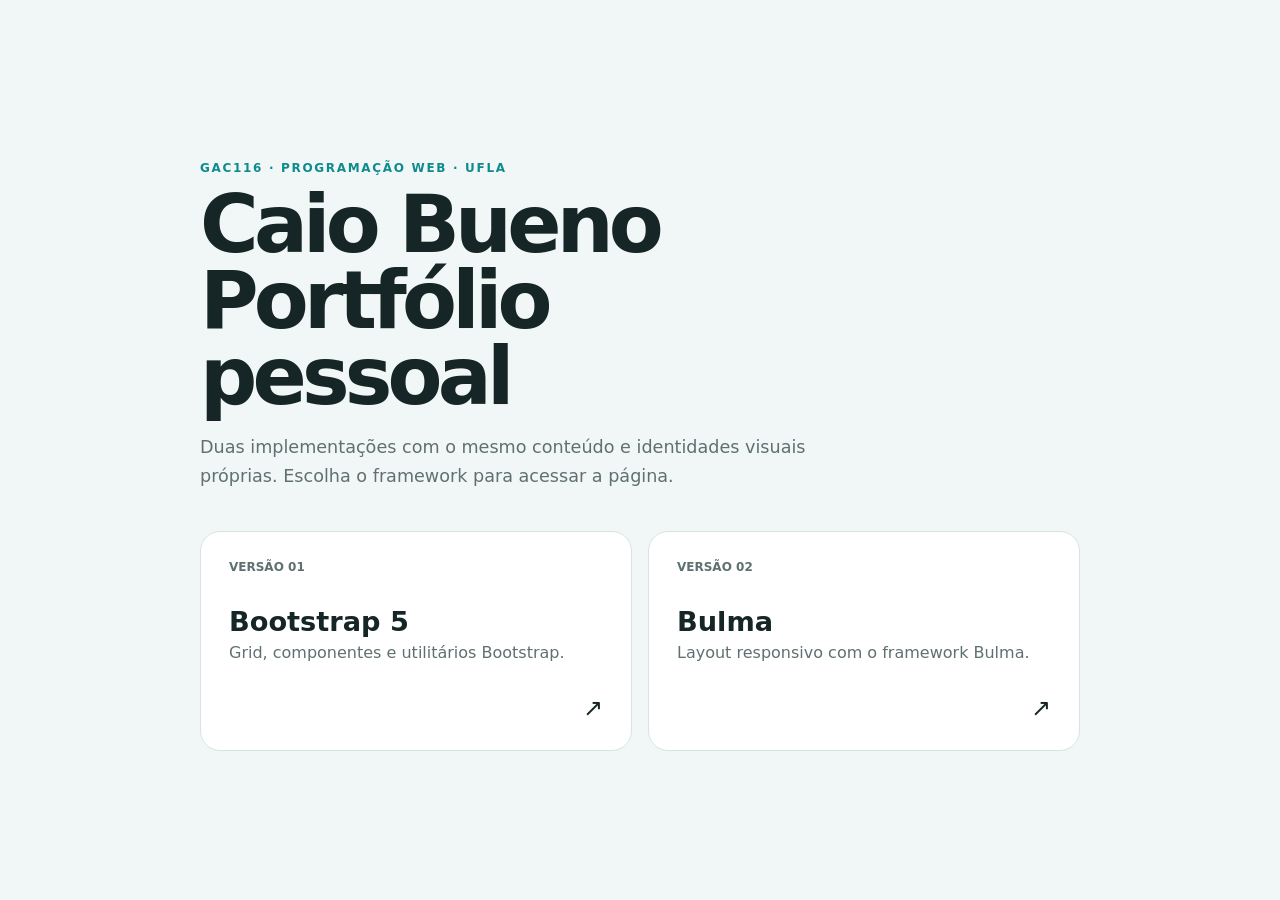
<file: index.html>
<!DOCTYPE html>
<html lang="pt-BR">
<head>
    <meta charset="utf-8">
    <meta name="viewport" content="width=device-width, initial-scale=1">
    <meta name="description" content="Escolha uma das versões do portfólio de Caio Bueno Finocchio Martins.">
    <title>Caio Bueno | Página Pessoal</title>
    <style>
        :root { color-scheme: light dark; --bg: #f1f7f6; --card: #fff; --text: #162525; --muted: #607071; --line: #d7e4e2; --accent: #0f8b8d; }
        @media (prefers-color-scheme: dark) { :root { --bg: #102727; --card: #183534; --text: #edf9f8; --muted: #adc3c1; --line: #2e4846; --accent: #69d4d1; } }
        * { box-sizing: border-box; }
        body { display: grid; min-height: 100vh; margin: 0; padding: 2rem; place-items: center; color: var(--text); background: var(--bg); font-family: Inter, ui-sans-serif, system-ui, sans-serif; }
        main { width: min(100%, 880px); }
        .eyebrow { color: var(--accent); font-size: .75rem; font-weight: 800; letter-spacing: .14em; text-transform: uppercase; }
        h1 { max-width: 650px; margin: .5rem 0 1rem; font-size: clamp(2.5rem, 8vw, 5rem); letter-spacing: -.06em; line-height: .95; }
        .intro { max-width: 620px; margin-bottom: 2.5rem; color: var(--muted); font-size: 1.1rem; line-height: 1.65; }
        .options { display: grid; grid-template-columns: repeat(2, 1fr); gap: 1rem; }
        a { display: flex; min-height: 220px; padding: 1.75rem; flex-direction: column; justify-content: space-between; color: inherit; background: var(--card); border: 1px solid var(--line); border-radius: 1.25rem; text-decoration: none; transition: transform .2s ease, border-color .2s ease; }
        a:hover, a:focus-visible { transform: translateY(-5px); border-color: var(--accent); }
        .number { color: var(--muted); font-size: .75rem; font-weight: 800; }
        h2 { margin: 0 0 .4rem; font-size: 1.7rem; }
        a p { margin: 0; color: var(--muted); }
        .arrow { align-self: end; font-size: 1.5rem; }
        @media (max-width: 650px) { body { padding: 1.25rem; } .options { grid-template-columns: 1fr; } }
    </style>
</head>
<body>
    <main>
        <p class="eyebrow">GAC116 · Programação Web · UFLA</p>
        <h1>Caio Bueno<br>Portfólio pessoal</h1>
        <p class="intro">Duas implementações com o mesmo conteúdo e identidades visuais próprias. Escolha o framework para acessar a página.</p>
        <div class="options">
            <a href="bootstrap/index.html"><span class="number">VERSÃO 01</span><div><h2>Bootstrap 5</h2><p>Grid, componentes e utilitários Bootstrap.</p></div><span class="arrow" aria-hidden="true">↗</span></a>
            <a href="outro-framework/index.html"><span class="number">VERSÃO 02</span><div><h2>Bulma</h2><p>Layout responsivo com o framework Bulma.</p></div><span class="arrow" aria-hidden="true">↗</span></a>
        </div>
    </main>
</body>
</html>
</file>
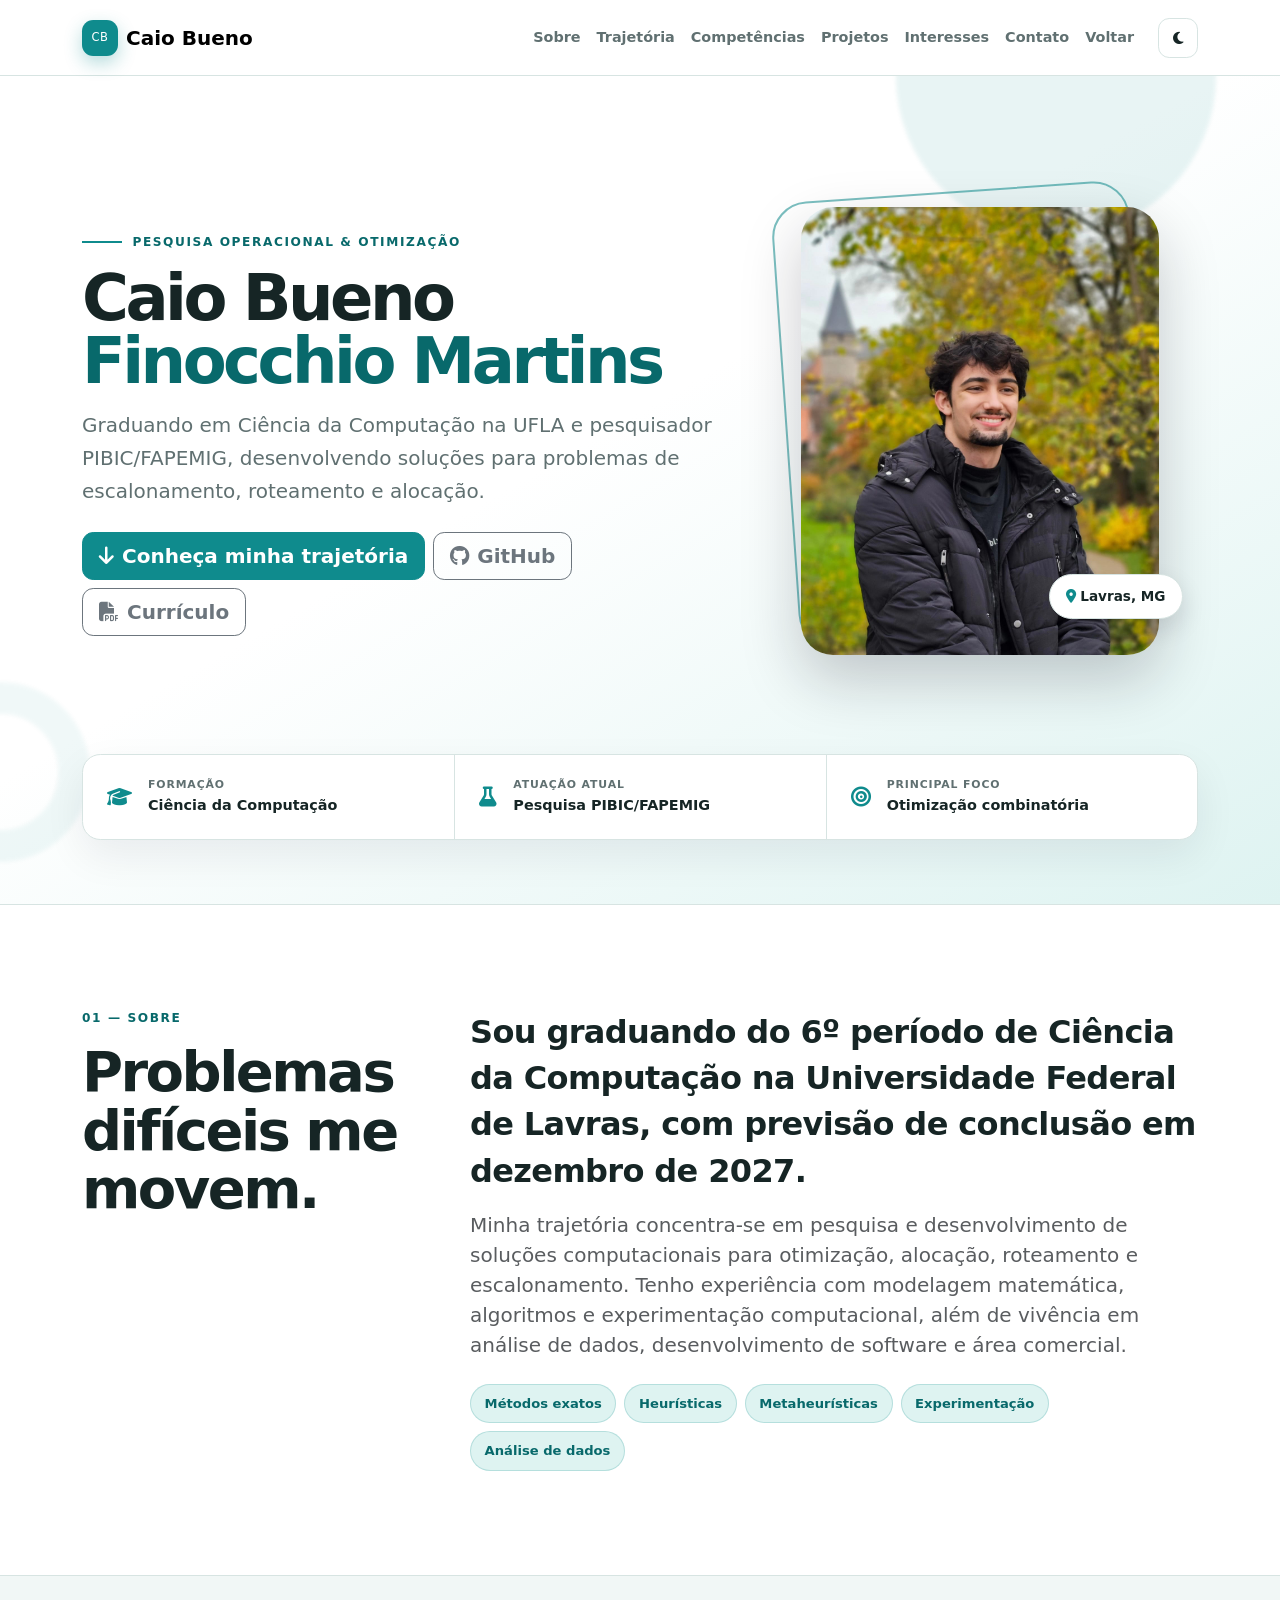
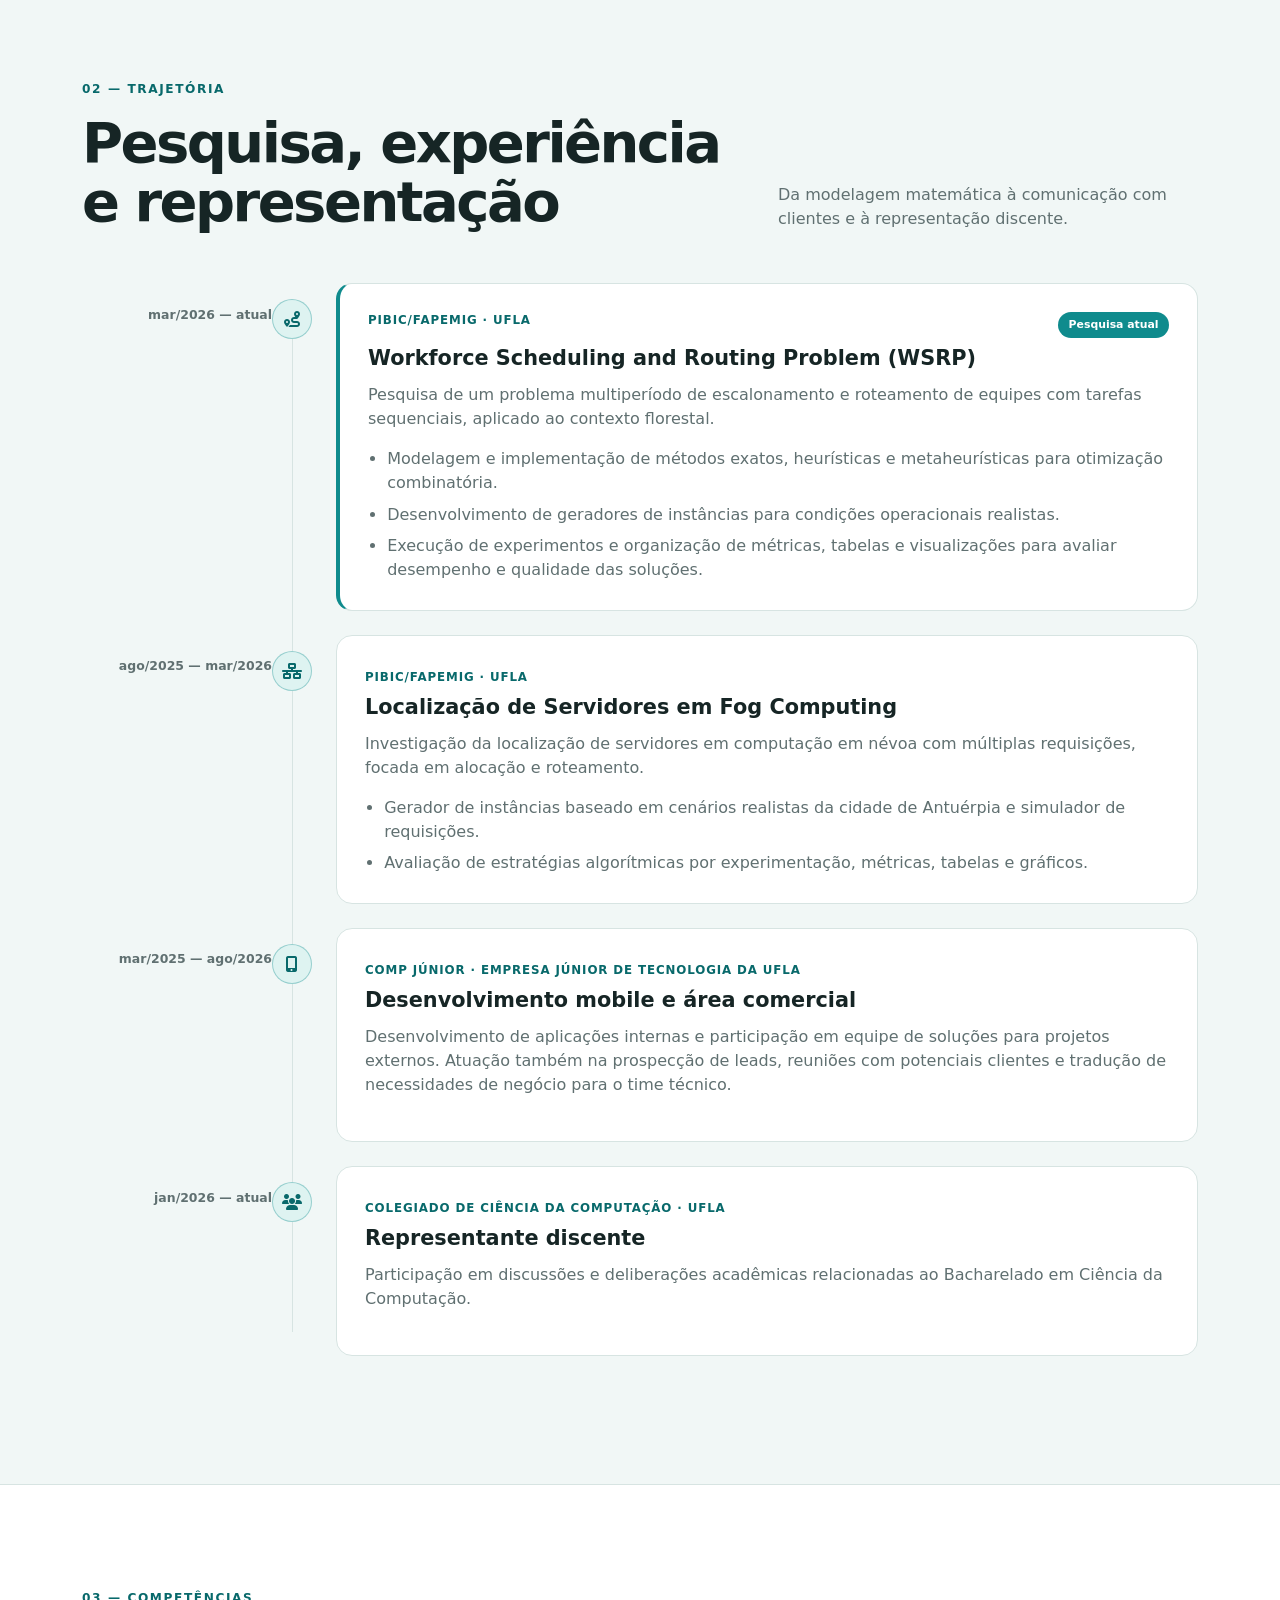
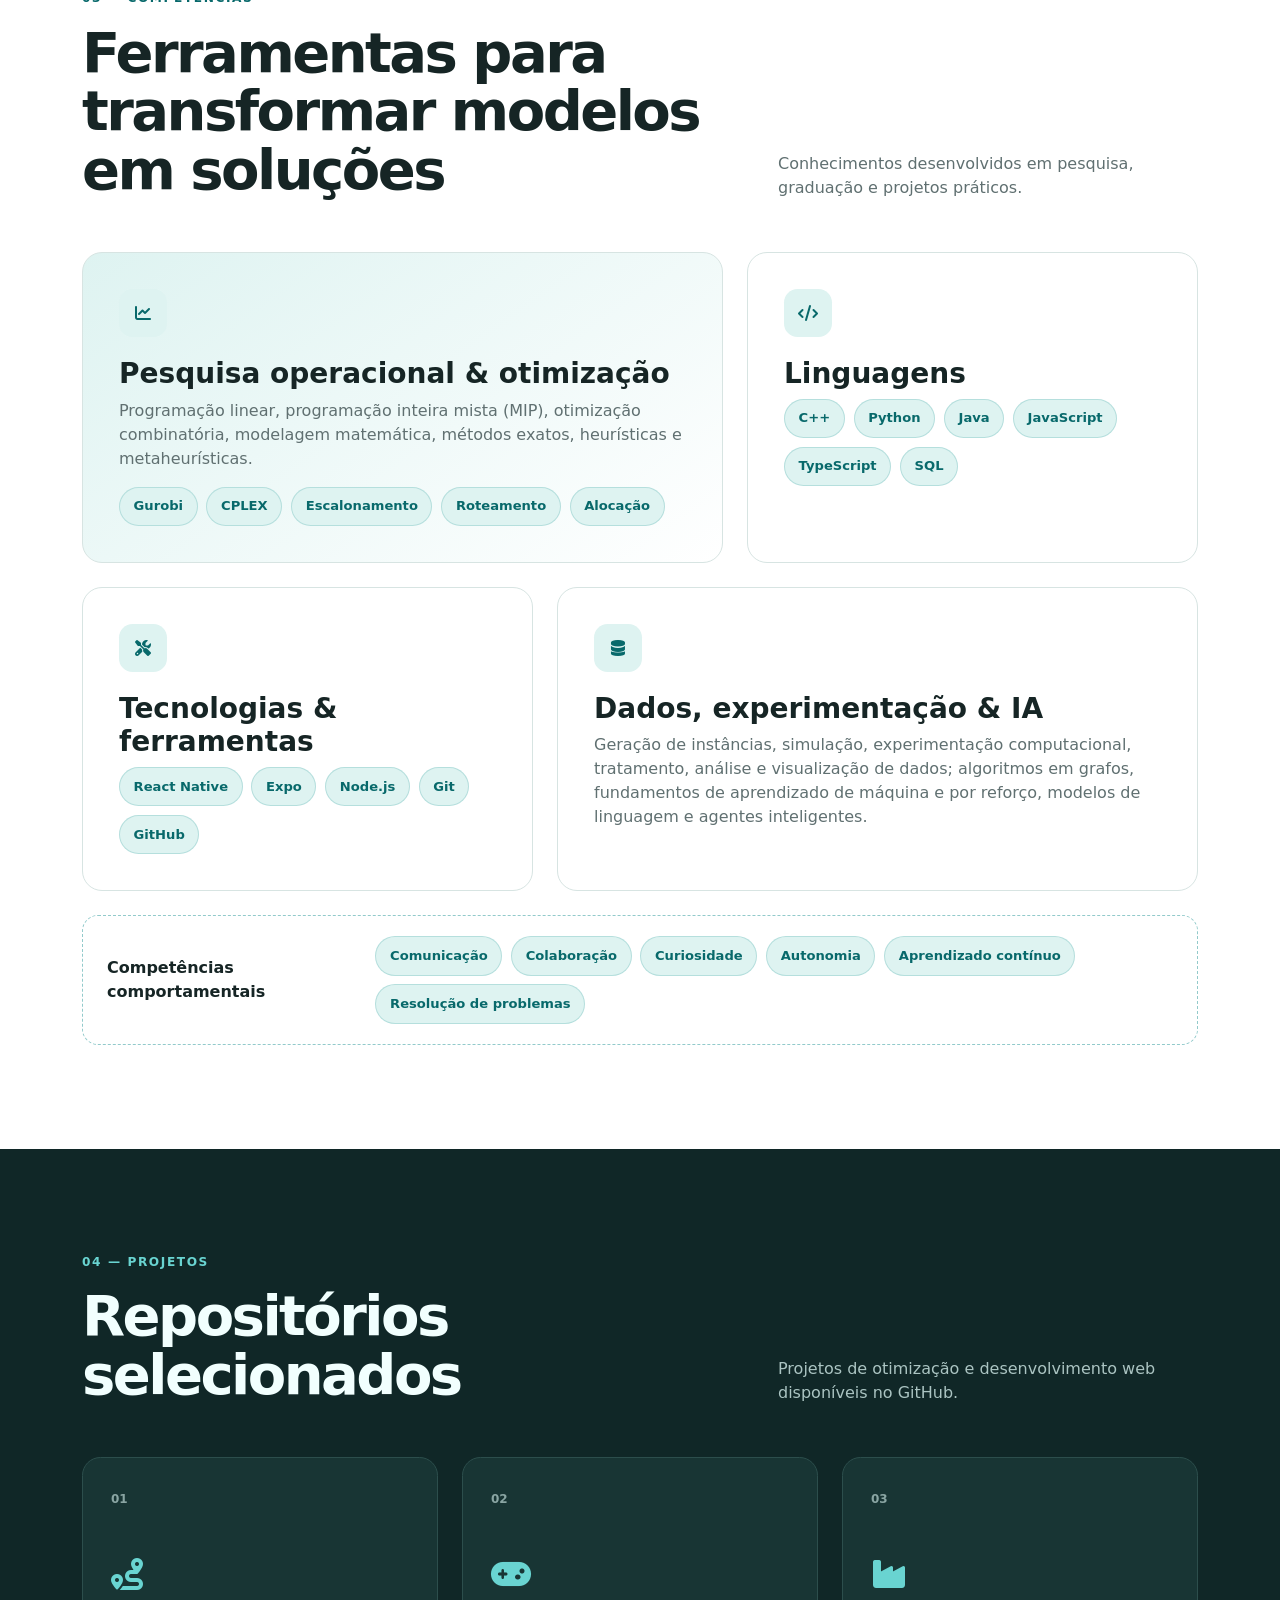
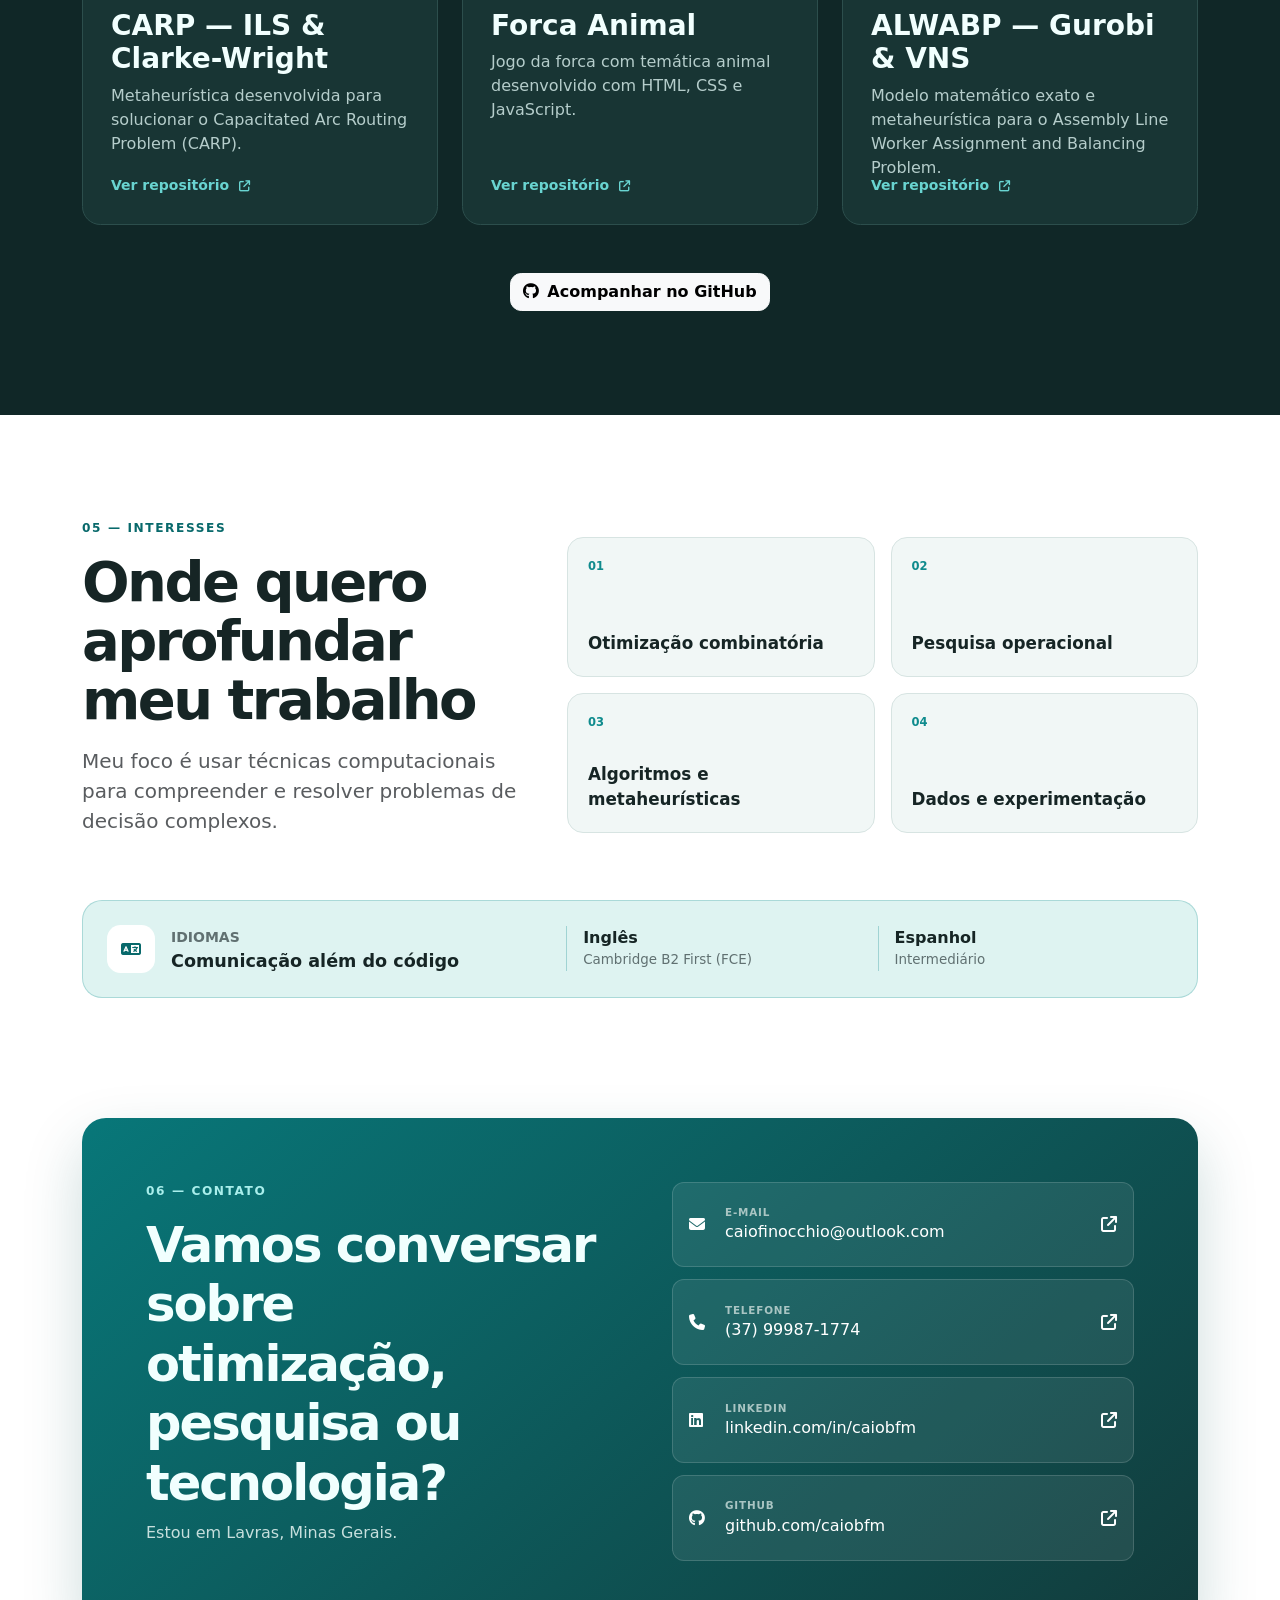
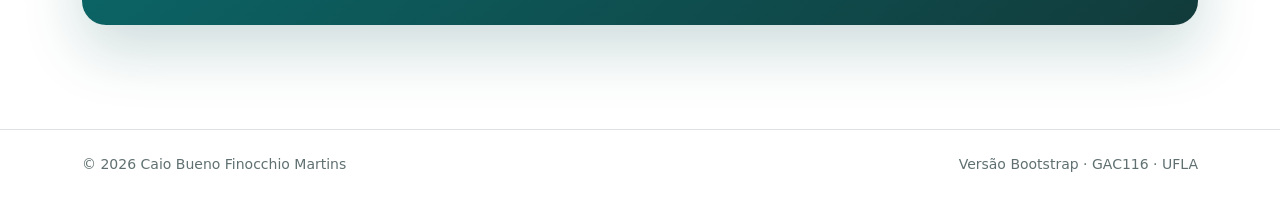
<file: bootstrap/index.html>
<!DOCTYPE html>
<html lang="pt-BR" data-bs-theme="light">
<head>
    <meta charset="utf-8">
    <meta name="viewport" content="width=device-width, initial-scale=1">
    <meta name="description" content="Portfólio acadêmico de Caio Bueno Finocchio Martins, graduando em Ciência da Computação na UFLA com foco em pesquisa operacional e otimização.">
    <title>Caio Bueno | Otimização e Pesquisa Operacional</title>

    <link href="https://cdn.jsdelivr.net/npm/bootstrap@5.3.3/dist/css/bootstrap.min.css" rel="stylesheet">
    <link rel="stylesheet" href="https://cdnjs.cloudflare.com/ajax/libs/font-awesome/6.5.2/css/all.min.css">
    <link rel="stylesheet" href="assets/css/styles.css">
</head>
<body class="bg-body">
    <a class="visually-hidden-focusable skip-link" href="#conteudo">Pular para o conteúdo</a>

    <nav class="navbar navbar-expand-lg fixed-top" aria-label="Navegação principal">
        <div class="container">
            <a class="navbar-brand d-flex align-items-center gap-2" href="#inicio" aria-label="Ir ao início">
                <span class="brand-mark" aria-hidden="true">CB</span>
                <span class="fw-bold">Caio Bueno</span>
            </a>

            <div class="d-flex align-items-center gap-2 order-lg-3">
                <button id="theme-toggle" class="btn btn-sm theme-toggle" type="button" aria-label="Ativar tema escuro" aria-pressed="false">
                    <i class="fa-solid fa-moon" aria-hidden="true"></i>
                </button>
                <button class="navbar-toggler" type="button" data-bs-toggle="collapse" data-bs-target="#menu" aria-controls="menu" aria-expanded="false" aria-label="Abrir menu">
                    <span class="navbar-toggler-icon"></span>
                </button>
            </div>

            <div class="collapse navbar-collapse" id="menu">
                <ul class="navbar-nav ms-auto me-lg-3">
                    <li class="nav-item"><a class="nav-link" href="#sobre">Sobre</a></li>
                    <li class="nav-item"><a class="nav-link" href="#trajetoria">Trajetória</a></li>
                    <li class="nav-item"><a class="nav-link" href="#competencias">Competências</a></li>
                    <li class="nav-item"><a class="nav-link" href="#projetos">Projetos</a></li>
                    <li class="nav-item"><a class="nav-link" href="#interesses">Interesses</a></li>
                    <li class="nav-item"><a class="nav-link" href="#contato">Contato</a></li>
                    <li class="nav-item"><a class="nav-link" href="../index.html">Voltar</a></li>
                </ul>
            </div>
        </div>
    </nav>

    <main id="conteudo">
        <header id="inicio" class="hero-section">
            <div class="hero-orb hero-orb-one" aria-hidden="true"></div>
            <div class="hero-orb hero-orb-two" aria-hidden="true"></div>
            <div class="container position-relative">
                <div class="row align-items-center g-5 min-vh-hero">
                    <div class="col-lg-7 order-2 order-lg-1 text-center text-lg-start reveal">
                        <p class="eyebrow mb-3"><span></span> Pesquisa operacional &amp; otimização</p>
                        <h1 class="display-3 fw-bold mb-3">Caio Bueno<br><span class="text-accent">Finocchio Martins</span></h1>
                        <p class="lead hero-lead mb-4">Graduando em Ciência da Computação na UFLA e pesquisador PIBIC/FAPEMIG, desenvolvendo soluções para problemas de escalonamento, roteamento e alocação.</p>
                        <div class="d-flex flex-wrap gap-2 justify-content-center justify-content-lg-start">
                            <a class="btn btn-primary btn-lg" href="#trajetoria"><i class="fa-solid fa-arrow-down me-2" aria-hidden="true"></i>Conheça minha trajetória</a>
                            <a class="btn btn-outline-secondary btn-lg" href="https://github.com/caiobfm" target="_blank" rel="noopener noreferrer"><i class="fa-brands fa-github me-2" aria-hidden="true"></i>GitHub</a>
                            <a class="btn btn-outline-secondary btn-lg" href="assets/img/curriculo.pdf" target="_blank" rel="noopener noreferrer"><i class="fa-solid fa-file-pdf me-2" aria-hidden="true"></i>Currículo</a>
                        </div>
                    </div>

                    <div class="col-lg-5 order-1 order-lg-2 reveal">
                        <div class="portrait-wrap mx-auto">
                            <div class="portrait-decoration" aria-hidden="true"></div>
                            <img src="assets/img/caio.jpeg" alt="Caio Bueno Finocchio Martins em um parque" class="portrait img-fluid">
                            <div class="location-chip"><i class="fa-solid fa-location-dot" aria-hidden="true"></i> Lavras, MG</div>
                        </div>
                    </div>
                </div>

                <div class="quick-facts row g-0 reveal">
                    <div class="col-md-4 fact"><i class="fa-solid fa-graduation-cap" aria-hidden="true"></i><div><small>Formação</small><strong>Ciência da Computação</strong></div></div>
                    <div class="col-md-4 fact"><i class="fa-solid fa-flask" aria-hidden="true"></i><div><small>Atuação atual</small><strong>Pesquisa PIBIC/FAPEMIG</strong></div></div>
                    <div class="col-md-4 fact"><i class="fa-solid fa-bullseye" aria-hidden="true"></i><div><small>Principal foco</small><strong>Otimização combinatória</strong></div></div>
                </div>
            </div>
        </header>

        <section id="sobre" class="section-space">
            <div class="container">
                <div class="row g-5 align-items-start">
                    <div class="col-lg-4 reveal">
                        <p class="section-kicker">01 — Sobre</p>
                        <h2 class="section-title">Problemas difíceis me movem.</h2>
                    </div>
                    <div class="col-lg-8 reveal">
                        <p class="about-lead">Sou graduando do 6º período de Ciência da Computação na Universidade Federal de Lavras, com previsão de conclusão em dezembro de 2027.</p>
                        <p class="text-body-secondary fs-5">Minha trajetória concentra-se em pesquisa e desenvolvimento de soluções computacionais para otimização, alocação, roteamento e escalonamento. Tenho experiência com modelagem matemática, algoritmos e experimentação computacional, além de vivência em análise de dados, desenvolvimento de software e área comercial.</p>
                        <div class="d-flex flex-wrap gap-2 mt-4">
                            <span class="topic-pill">Métodos exatos</span><span class="topic-pill">Heurísticas</span><span class="topic-pill">Metaheurísticas</span><span class="topic-pill">Experimentação</span><span class="topic-pill">Análise de dados</span>
                        </div>
                    </div>
                </div>
            </div>
        </section>

        <section id="trajetoria" class="section-space section-tinted">
            <div class="container">
                <div class="section-heading reveal">
                    <div><p class="section-kicker">02 — Trajetória</p><h2 class="section-title">Pesquisa, experiência e representação</h2></div>
                    <p>Da modelagem matemática à comunicação com clientes e à representação discente.</p>
                </div>

                <div class="timeline">
                    <article class="timeline-item reveal">
                        <div class="timeline-date">mar/2026 — atual</div>
                        <div class="timeline-marker"><i class="fa-solid fa-route" aria-hidden="true"></i></div>
                        <div class="timeline-card featured">
                            <div class="d-flex flex-wrap justify-content-between gap-2 mb-2"><span class="organization">PIBIC/FAPEMIG · UFLA</span><span class="status-badge">Pesquisa atual</span></div>
                            <h3>Workforce Scheduling and Routing Problem (WSRP)</h3>
                            <p>Pesquisa de um problema multiperíodo de escalonamento e roteamento de equipes com tarefas sequenciais, aplicado ao contexto florestal.</p>
                            <ul>
                                <li>Modelagem e implementação de métodos exatos, heurísticas e metaheurísticas para otimização combinatória.</li>
                                <li>Desenvolvimento de geradores de instâncias para condições operacionais realistas.</li>
                                <li>Execução de experimentos e organização de métricas, tabelas e visualizações para avaliar desempenho e qualidade das soluções.</li>
                            </ul>
                        </div>
                    </article>

                    <article class="timeline-item reveal">
                        <div class="timeline-date">ago/2025 — mar/2026</div>
                        <div class="timeline-marker"><i class="fa-solid fa-network-wired" aria-hidden="true"></i></div>
                        <div class="timeline-card">
                            <span class="organization">PIBIC/FAPEMIG · UFLA</span>
                            <h3>Localização de Servidores em Fog Computing</h3>
                            <p>Investigação da localização de servidores em computação em névoa com múltiplas requisições, focada em alocação e roteamento.</p>
                            <ul>
                                <li>Gerador de instâncias baseado em cenários realistas da cidade de Antuérpia e simulador de requisições.</li>
                                <li>Avaliação de estratégias algorítmicas por experimentação, métricas, tabelas e gráficos.</li>
                            </ul>
                        </div>
                    </article>

                    <article class="timeline-item reveal">
                        <div class="timeline-date">mar/2025 — ago/2026</div>
                        <div class="timeline-marker"><i class="fa-solid fa-mobile-screen-button" aria-hidden="true"></i></div>
                        <div class="timeline-card">
                            <span class="organization">Comp Júnior · Empresa Júnior de Tecnologia da UFLA</span>
                            <h3>Desenvolvimento mobile e área comercial</h3>
                            <p>Desenvolvimento de aplicações internas e participação em equipe de soluções para projetos externos. Atuação também na prospecção de leads, reuniões com potenciais clientes e tradução de necessidades de negócio para o time técnico.</p>
                        </div>
                    </article>

                    <article class="timeline-item reveal">
                        <div class="timeline-date">jan/2026 — atual</div>
                        <div class="timeline-marker"><i class="fa-solid fa-users" aria-hidden="true"></i></div>
                        <div class="timeline-card">
                            <span class="organization">Colegiado de Ciência da Computação · UFLA</span>
                            <h3>Representante discente</h3>
                            <p>Participação em discussões e deliberações acadêmicas relacionadas ao Bacharelado em Ciência da Computação.</p>
                        </div>
                    </article>
                </div>
            </div>
        </section>

        <section id="competencias" class="section-space">
            <div class="container">
                <div class="section-heading reveal">
                    <div><p class="section-kicker">03 — Competências</p><h2 class="section-title">Ferramentas para transformar modelos em soluções</h2></div>
                    <p>Conhecimentos desenvolvidos em pesquisa, graduação e projetos práticos.</p>
                </div>

                <div class="row g-4">
                    <div class="col-lg-7 reveal">
                        <article class="skill-card skill-card-primary h-100">
                            <span class="skill-icon"><i class="fa-solid fa-chart-line" aria-hidden="true"></i></span>
                            <h3>Pesquisa operacional &amp; otimização</h3>
                            <p>Programação linear, programação inteira mista (MIP), otimização combinatória, modelagem matemática, métodos exatos, heurísticas e metaheurísticas.</p>
                            <div class="tag-list"><span>Gurobi</span><span>CPLEX</span><span>Escalonamento</span><span>Roteamento</span><span>Alocação</span></div>
                        </article>
                    </div>
                    <div class="col-lg-5 reveal">
                        <article class="skill-card h-100">
                            <span class="skill-icon"><i class="fa-solid fa-code" aria-hidden="true"></i></span>
                            <h3>Linguagens</h3>
                            <div class="tag-list"><span>C++</span><span>Python</span><span>Java</span><span>JavaScript</span><span>TypeScript</span><span>SQL</span></div>
                        </article>
                    </div>
                    <div class="col-lg-5 reveal">
                        <article class="skill-card h-100">
                            <span class="skill-icon"><i class="fa-solid fa-screwdriver-wrench" aria-hidden="true"></i></span>
                            <h3>Tecnologias &amp; ferramentas</h3>
                            <div class="tag-list"><span>React Native</span><span>Expo</span><span>Node.js</span><span>Git</span><span>GitHub</span></div>
                        </article>
                    </div>
                    <div class="col-lg-7 reveal">
                        <article class="skill-card h-100">
                            <span class="skill-icon"><i class="fa-solid fa-database" aria-hidden="true"></i></span>
                            <h3>Dados, experimentação &amp; IA</h3>
                            <p>Geração de instâncias, simulação, experimentação computacional, tratamento, análise e visualização de dados; algoritmos em grafos, fundamentos de aprendizado de máquina e por reforço, modelos de linguagem e agentes inteligentes.</p>
                        </article>
                    </div>
                </div>

                <div class="soft-skills reveal mt-4">
                    <strong>Competências comportamentais</strong>
                    <div class="tag-list"><span>Comunicação</span><span>Colaboração</span><span>Curiosidade</span><span>Autonomia</span><span>Aprendizado contínuo</span><span>Resolução de problemas</span></div>
                </div>
            </div>
        </section>

        <section id="projetos" class="section-space section-dark">
            <div class="container">
                <div class="section-heading reveal">
                    <div><p class="section-kicker">04 — Projetos</p><h2 class="section-title">Repositórios selecionados</h2></div>
                    <p>Projetos de otimização e desenvolvimento web disponíveis no GitHub.</p>
                </div>
                <div class="row g-4">
                    <div class="col-md-4 reveal"><a class="project-card" href="https://github.com/CaioBFM/CARP-ILS-Clarke-e-Wright" target="_blank" rel="noopener noreferrer"><span>01</span><i class="fa-solid fa-route" aria-hidden="true"></i><h3>CARP — ILS &amp; Clarke-Wright</h3><p>Metaheurística desenvolvida para solucionar o Capacitated Arc Routing Problem (CARP).</p><small>Ver repositório <i class="fa-solid fa-arrow-up-right-from-square" aria-hidden="true"></i></small></a></div>
                    <div class="col-md-4 reveal"><a class="project-card" href="https://github.com/CaioBFM/forca-animal" target="_blank" rel="noopener noreferrer"><span>02</span><i class="fa-solid fa-gamepad" aria-hidden="true"></i><h3>Forca Animal</h3><p>Jogo da forca com temática animal desenvolvido com HTML, CSS e JavaScript.</p><small>Ver repositório <i class="fa-solid fa-arrow-up-right-from-square" aria-hidden="true"></i></small></a></div>
                    <div class="col-md-4 reveal"><a class="project-card" href="https://github.com/CaioBFM/alwabp-gurobi-vns" target="_blank" rel="noopener noreferrer"><span>03</span><i class="fa-solid fa-industry" aria-hidden="true"></i><h3>ALWABP — Gurobi &amp; VNS</h3><p>Modelo matemático exato e metaheurística para o Assembly Line Worker Assignment and Balancing Problem.</p><small>Ver repositório <i class="fa-solid fa-arrow-up-right-from-square" aria-hidden="true"></i></small></a></div>
                </div>
                <div class="text-center mt-5 reveal"><a class="btn btn-light" href="https://github.com/caiobfm" target="_blank" rel="noopener noreferrer"><i class="fa-brands fa-github me-2" aria-hidden="true"></i>Acompanhar no GitHub</a></div>
            </div>
        </section>

        <section id="interesses" class="section-space">
            <div class="container">
                <div class="row g-5 align-items-center">
                    <div class="col-lg-5 reveal"><p class="section-kicker">05 — Interesses</p><h2 class="section-title">Onde quero aprofundar meu trabalho</h2><p class="text-body-secondary fs-5 mt-3">Meu foco é usar técnicas computacionais para compreender e resolver problemas de decisão complexos.</p></div>
                    <div class="col-lg-7">
                        <div class="interest-grid">
                            <div class="interest-item reveal"><strong>01</strong><span>Otimização combinatória</span></div>
                            <div class="interest-item reveal"><strong>02</strong><span>Pesquisa operacional</span></div>
                            <div class="interest-item reveal"><strong>03</strong><span>Algoritmos e metaheurísticas</span></div>
                            <div class="interest-item reveal"><strong>04</strong><span>Dados e experimentação</span></div>
                        </div>
                    </div>
                </div>

                <div class="language-card reveal mt-5">
                    <div><span class="skill-icon"><i class="fa-solid fa-language" aria-hidden="true"></i></span><div><small>Idiomas</small><h3>Comunicação além do código</h3></div></div>
                    <div class="language-level"><strong>Inglês</strong><span>Cambridge B2 First (FCE)</span></div>
                    <div class="language-level"><strong>Espanhol</strong><span>Intermediário</span></div>
                </div>
            </div>
        </section>

        <section id="contato" class="section-space contact-section">
            <div class="container">
                <div class="contact-panel reveal">
                    <div><p class="section-kicker">06 — Contato</p><h2>Vamos conversar sobre otimização, pesquisa ou tecnologia?</h2><p>Estou em Lavras, Minas Gerais.</p></div>
                    <div class="contact-links">
                        <a href="mailto:caiofinocchio@outlook.com"><i class="fa-solid fa-envelope" aria-hidden="true"></i><span><small>E-mail</small>caiofinocchio@outlook.com</span><i class="fa-solid fa-arrow-up-right-from-square" aria-hidden="true"></i></a>
                        <a href="tel:+5537999871774"><i class="fa-solid fa-phone" aria-hidden="true"></i><span><small>Telefone</small>(37)&nbsp;99987&#8209;1774</span><i class="fa-solid fa-arrow-up-right-from-square" aria-hidden="true"></i></a>
                        <a href="https://www.linkedin.com/in/caiobfm" target="_blank" rel="noopener noreferrer"><i class="fa-brands fa-linkedin" aria-hidden="true"></i><span><small>LinkedIn</small>linkedin.com/in/caiobfm</span><i class="fa-solid fa-arrow-up-right-from-square" aria-hidden="true"></i></a>
                        <a href="https://github.com/caiobfm" target="_blank" rel="noopener noreferrer"><i class="fa-brands fa-github" aria-hidden="true"></i><span><small>GitHub</small>github.com/caiobfm</span><i class="fa-solid fa-arrow-up-right-from-square" aria-hidden="true"></i></a>
                    </div>
                </div>
            </div>
        </section>
    </main>

    <footer class="py-4 border-top">
        <div class="container d-flex flex-column flex-md-row justify-content-between gap-2">
            <small>© <span id="ano"></span> Caio Bueno Finocchio Martins</small>
            <small>Versão Bootstrap · GAC116 · UFLA</small>
        </div>
    </footer>

    <script src="https://cdn.jsdelivr.net/npm/bootstrap@5.3.3/dist/js/bootstrap.bundle.min.js"></script>
    <script src="assets/js/script.js"></script>
</body>
</html>
</file>
<file: bootstrap/assets/css/styles.css>
:root {
    --accent: #0f8b8d;
    --accent-rgb: 15, 139, 141;
    --accent-dark: #08696b;
    --accent-soft: #def3f1;
    --ink: #162525;
    --muted: #607071;
    --line: #d7e4e2;
    --warm: #f1f7f6;
    --nav-height: 76px;
    --section-space: 6.5rem;
    --bs-primary: var(--accent);
    --bs-primary-rgb: var(--accent-rgb);
}

[data-bs-theme="dark"] {
    --accent: #69d4d1;
    --accent-rgb: 105, 212, 209;
    --accent-dark: #93e7e4;
    --accent-soft: #183b3b;
    --ink: #edf9f8;
    --muted: #adc3c1;
    --line: #2e4846;
    --warm: #192a29;
}

html { overflow-x: hidden; scroll-behavior: smooth; }
body { overflow-x: hidden; padding-top: var(--nav-height); color: var(--ink); font-family: Inter, ui-sans-serif, system-ui, -apple-system, BlinkMacSystemFont, "Segoe UI", sans-serif; }
section[id], header[id] { scroll-margin-top: var(--nav-height); }
.skip-link { position: fixed; z-index: 1100; top: .75rem; left: .75rem; padding: .75rem 1rem; background: var(--bs-body-bg); border-radius: .5rem; }

.navbar { min-height: var(--nav-height); background: rgba(var(--bs-body-bg-rgb), .9); border-bottom: 1px solid var(--line); backdrop-filter: blur(14px); }
.brand-mark { display: grid; width: 2.25rem; height: 2.25rem; place-items: center; border-radius: .7rem; color: #fff; background: var(--accent); font-size: .72rem; letter-spacing: .05em; box-shadow: 0 7px 18px rgba(var(--accent-rgb), .3); }
.nav-link { position: relative; color: var(--muted); font-size: .9rem; font-weight: 600; }
.nav-link::after { content: ""; position: absolute; right: .5rem; bottom: .25rem; left: .5rem; height: 2px; background: var(--accent); transform: scaleX(0); transition: transform .2s ease; }
.nav-link:hover::after, .nav-link:focus-visible::after { transform: scaleX(1); }
.theme-toggle { display: grid; width: 2.5rem; height: 2.5rem; place-items: center; border: 1px solid var(--line); border-radius: 50%; color: var(--ink); background: var(--bs-body-bg); }

.hero-section { position: relative; overflow: hidden; padding: 2rem 0 4rem; background: linear-gradient(150deg, var(--bs-body-bg) 45%, var(--accent-soft)); border-bottom: 1px solid var(--line); }
.min-vh-hero { min-height: min(760px, calc(100vh - var(--nav-height) - 130px)); }
.hero-orb { position: absolute; border-radius: 50%; filter: blur(2px); opacity: .65; pointer-events: none; }
.hero-orb-one { width: 320px; height: 320px; top: -160px; right: 5%; background: rgba(var(--accent-rgb), .15); }
.hero-orb-two { width: 180px; height: 180px; bottom: 5%; left: -90px; border: 32px solid rgba(var(--accent-rgb), .09); }
.eyebrow, .section-kicker { color: var(--accent-dark); font-size: .76rem; font-weight: 800; letter-spacing: .13em; text-transform: uppercase; }
.eyebrow { display: inline-flex; align-items: center; gap: .65rem; }
.eyebrow span { width: 2.5rem; height: 2px; background: var(--accent); }
.hero-section h1 { max-width: 760px; letter-spacing: -.055em; line-height: .98; }
.text-accent { color: var(--accent-dark); }
.hero-lead { max-width: 680px; color: var(--muted); line-height: 1.65; }
.btn { border-radius: .7rem; font-weight: 700; }
.btn-primary { --bs-btn-bg: var(--accent); --bs-btn-border-color: var(--accent); --bs-btn-hover-bg: var(--accent-dark); --bs-btn-hover-border-color: var(--accent-dark); }
.portrait-wrap { position: relative; width: min(84vw, 390px); padding: 1rem; }
.portrait-decoration { position: absolute; inset: 0 2rem 2rem 0; border: 2px solid var(--accent); border-radius: 2.25rem; transform: rotate(-4deg); opacity: .55; }
.portrait { position: relative; display: block; width: 100%; aspect-ratio: 4 / 5; object-fit: cover; object-position: center 45%; border-radius: 2rem; box-shadow: 0 24px 60px rgba(17, 17, 34, .22); }
.location-chip { position: absolute; right: -.5rem; bottom: 3.25rem; padding: .7rem 1rem; color: var(--ink); background: var(--bs-body-bg); border: 1px solid var(--line); border-radius: 999px; font-size: .85rem; font-weight: 700; box-shadow: 0 10px 24px rgba(17, 17, 34, .12); }
.location-chip i { color: var(--accent); }
.quick-facts { position: relative; overflow: hidden; background: var(--bs-body-bg); border: 1px solid var(--line); border-radius: 1.15rem; box-shadow: 0 16px 40px rgba(20, 20, 40, .07); }
.fact { display: flex; padding: 1.35rem 1.5rem; align-items: center; gap: 1rem; }
.fact + .fact { border-left: 1px solid var(--line); }
.fact > i { color: var(--accent); font-size: 1.25rem; }
.fact small, .fact strong { display: block; }
.fact small { margin-bottom: .15rem; color: var(--muted); font-size: .68rem; font-weight: 700; letter-spacing: .08em; text-transform: uppercase; }
.fact strong { font-size: .9rem; }

.section-space { padding-block: var(--section-space); }
.section-tinted { background: var(--warm); border-block: 1px solid var(--line); }
.section-title { max-width: 780px; margin: 0; font-size: clamp(2.1rem, 4.5vw, 3.5rem); font-weight: 800; letter-spacing: -.045em; line-height: 1.05; }
.section-heading { display: flex; margin-bottom: 3.25rem; align-items: end; justify-content: space-between; gap: 2rem; }
.section-heading > p { max-width: 420px; margin: 0; color: var(--muted); }
.about-lead { font-size: clamp(1.35rem, 2.5vw, 2rem); font-weight: 600; line-height: 1.45; letter-spacing: -.02em; }
.topic-pill, .tag-list span { padding: .55rem .85rem; color: var(--accent-dark); background: var(--accent-soft); border: 1px solid rgba(var(--accent-rgb), .2); border-radius: 999px; font-size: .82rem; font-weight: 700; }

.timeline { position: relative; }
.timeline::before { content: ""; position: absolute; top: 1.5rem; bottom: 1.5rem; left: calc(190px + 1.25rem); width: 1px; background: var(--line); }
.timeline-item { display: grid; grid-template-columns: 190px 2.5rem 1fr; margin-bottom: 1.5rem; align-items: start; }
.timeline-date { padding-top: 1.4rem; color: var(--muted); font-size: .78rem; font-weight: 700; text-align: right; }
.timeline-marker { z-index: 1; display: grid; width: 2.5rem; height: 2.5rem; margin: 1rem 0 0; place-items: center; color: var(--accent-dark); background: var(--accent-soft); border: 1px solid rgba(var(--accent-rgb), .35); border-radius: 50%; }
.timeline-card { margin-left: 1.5rem; padding: 1.75rem; background: var(--bs-body-bg); border: 1px solid var(--line); border-radius: 1rem; transition: transform .25s ease, box-shadow .25s ease; }
.timeline-card:hover { transform: translateY(-3px); box-shadow: 0 16px 35px rgba(20, 20, 40, .08); }
.timeline-card.featured { border-left: 4px solid var(--accent); }
.timeline-card h3 { margin: .45rem 0 .75rem; font-size: 1.3rem; font-weight: 800; }
.timeline-card p, .timeline-card li { color: var(--muted); }
.timeline-card ul { margin-bottom: 0; padding-left: 1.2rem; }
.timeline-card li + li { margin-top: .45rem; }
.organization { color: var(--accent-dark); font-size: .74rem; font-weight: 800; letter-spacing: .075em; text-transform: uppercase; }
.status-badge { padding: .3rem .65rem; color: #fff; background: var(--accent); border-radius: 999px; font-size: .68rem; font-weight: 800; }

.skill-card { padding: clamp(1.5rem, 3vw, 2.25rem); border: 1px solid var(--line); border-radius: 1.25rem; background: var(--bs-body-bg); transition: transform .25s ease, border-color .25s ease; }
.skill-card:hover { transform: translateY(-4px); border-color: rgba(var(--accent-rgb), .55); }
.skill-card-primary { background: linear-gradient(145deg, var(--accent-soft), var(--bs-body-bg)); }
.skill-icon { display: grid; width: 3rem; height: 3rem; margin-bottom: 1.25rem; place-items: center; color: var(--accent-dark); background: var(--accent-soft); border-radius: .85rem; }
.skill-card h3 { font-weight: 800; }
.skill-card p { color: var(--muted); }
.tag-list { display: flex; flex-wrap: wrap; gap: .55rem; }
.soft-skills { display: flex; padding: 1.25rem 1.5rem; align-items: center; justify-content: space-between; gap: 1rem; border: 1px dashed rgba(var(--accent-rgb), .45); border-radius: 1rem; }

.section-dark { color: #f1fffe; background: #102727; }
.section-dark .section-kicker { color: #69d4d1; }
.section-dark .section-heading > p { color: #abc4c2; }
.project-card { position: relative; display: block; height: 100%; min-height: 300px; padding: 1.75rem; overflow: hidden; color: inherit; background: #183534; border: 1px solid #2c4e4c; border-radius: 1.15rem; text-decoration: none; transition: transform .25s ease, background .25s ease; }
.project-card:hover { transform: translateY(-5px); background: #1d403e; }
.project-card > span { color: #8aa5a3; font-size: .75rem; font-weight: 800; }
.project-card > i { display: block; margin: 3rem 0 1.2rem; color: #69d4d1; font-size: 2rem; }
.project-card h3 { font-weight: 800; }
.project-card p { color: #b5cdcb; }
.project-card small { position: absolute; bottom: 1.75rem; color: #69d4d1; font-weight: 700; }
.project-card small i { margin-left: .3rem; font-size: .7rem; }

.interest-grid { display: grid; grid-template-columns: repeat(2, 1fr); gap: 1rem; }
.interest-item { display: flex; min-height: 140px; padding: 1.25rem; flex-direction: column; justify-content: space-between; background: var(--warm); border: 1px solid var(--line); border-radius: 1rem; }
.interest-item strong { color: var(--accent); font-size: .72rem; }
.interest-item span { font-size: 1.05rem; font-weight: 800; }
.language-card { display: grid; padding: 1.5rem; grid-template-columns: 1.5fr 1fr 1fr; align-items: center; gap: 1rem; background: var(--accent-soft); border: 1px solid rgba(var(--accent-rgb), .25); border-radius: 1.25rem; }
.language-card > div:first-child { display: flex; align-items: center; gap: 1rem; }
.language-card .skill-icon { margin: 0; flex: 0 0 auto; background: var(--bs-body-bg); }
.language-card small { color: var(--muted); font-weight: 700; text-transform: uppercase; }
.language-card h3 { margin: .15rem 0 0; font-size: 1.1rem; font-weight: 800; }
.language-level { padding-left: 1rem; border-left: 1px solid rgba(var(--accent-rgb), .3); }
.language-level strong, .language-level span { display: block; }
.language-level span { color: var(--muted); font-size: .84rem; }

.contact-section { padding-top: 1rem; }
.contact-panel { display: grid; padding: clamp(1.75rem, 5vw, 4rem); grid-template-columns: 1fr 1fr; gap: 4rem; color: #f1fffe; background: linear-gradient(140deg, #087779, #123b3b); border-radius: 1.5rem; box-shadow: 0 25px 60px rgba(10, 80, 80, .2); }
.contact-panel .section-kicker { color: #a9eeeb; }
.contact-panel h2 { font-size: clamp(2rem, 4vw, 3.1rem); font-weight: 800; letter-spacing: -.04em; }
.contact-panel p { color: #c7dfdd; }
.contact-links { display: grid; gap: .75rem; }
.contact-links a { display: grid; padding: .85rem 1rem; grid-template-columns: 1.5rem 1fr 1rem; align-items: center; gap: .75rem; color: #fff; background: rgba(255, 255, 255, .08); border: 1px solid rgba(255, 255, 255, .15); border-radius: .75rem; text-decoration: none; transition: background .2s ease, transform .2s ease; }
.contact-links a:hover { transform: translateX(4px); background: rgba(255, 255, 255, .14); }
.contact-links span, .contact-links small { display: block; }
.contact-links small { color: #a9c5c3; font-size: .65rem; font-weight: 800; letter-spacing: .08em; text-transform: uppercase; }
footer small { color: var(--muted); }

.reveal { opacity: 0; transform: translateY(18px); transition: opacity .65s ease, transform .65s ease; }
.reveal.is-visible { opacity: 1; transform: none; }

@media (max-width: 991.98px) {
    :root { --section-space: 5rem; }
    .navbar-collapse { padding: .75rem 0 1rem; }
    .section-heading { align-items: start; flex-direction: column; }
    .timeline::before { left: 1.25rem; }
    .timeline-item { grid-template-columns: 2.5rem 1fr; }
    .timeline-date { grid-column: 2; padding: 0 0 .4rem 1.5rem; text-align: left; }
    .timeline-marker { grid-row: 1 / span 2; }
    .timeline-card { grid-column: 2; margin-left: 1.5rem; }
    .contact-panel { grid-template-columns: 1fr; gap: 2rem; }
}

@media (max-width: 767.98px) {
    :root { --section-space: 4.25rem; }
    .hero-section { padding-top: 1rem; }
    .min-vh-hero { min-height: auto; }
    .hero-section h1 { font-size: clamp(2.7rem, 13vw, 4.5rem); }
    .hero-section .btn { max-width: 100%; white-space: normal; }
    .fact + .fact { border-top: 1px solid var(--line); border-left: 0; }
    .soft-skills { align-items: start; flex-direction: column; }
    .language-card { grid-template-columns: 1fr; }
    .language-level { padding: .75rem 0 0; border-top: 1px solid rgba(var(--accent-rgb), .3); border-left: 0; }
    .interest-grid { grid-template-columns: 1fr; }
    .contact-panel { border-radius: 1rem; }
    .contact-links a { font-size: .86rem; }
}

@media (prefers-reduced-motion: reduce) {
    html { scroll-behavior: auto; }
    *, *::before, *::after { scroll-behavior: auto !important; transition-duration: .01ms !important; animation-duration: .01ms !important; }
    .reveal { opacity: 1; transform: none; }
}
</file>
